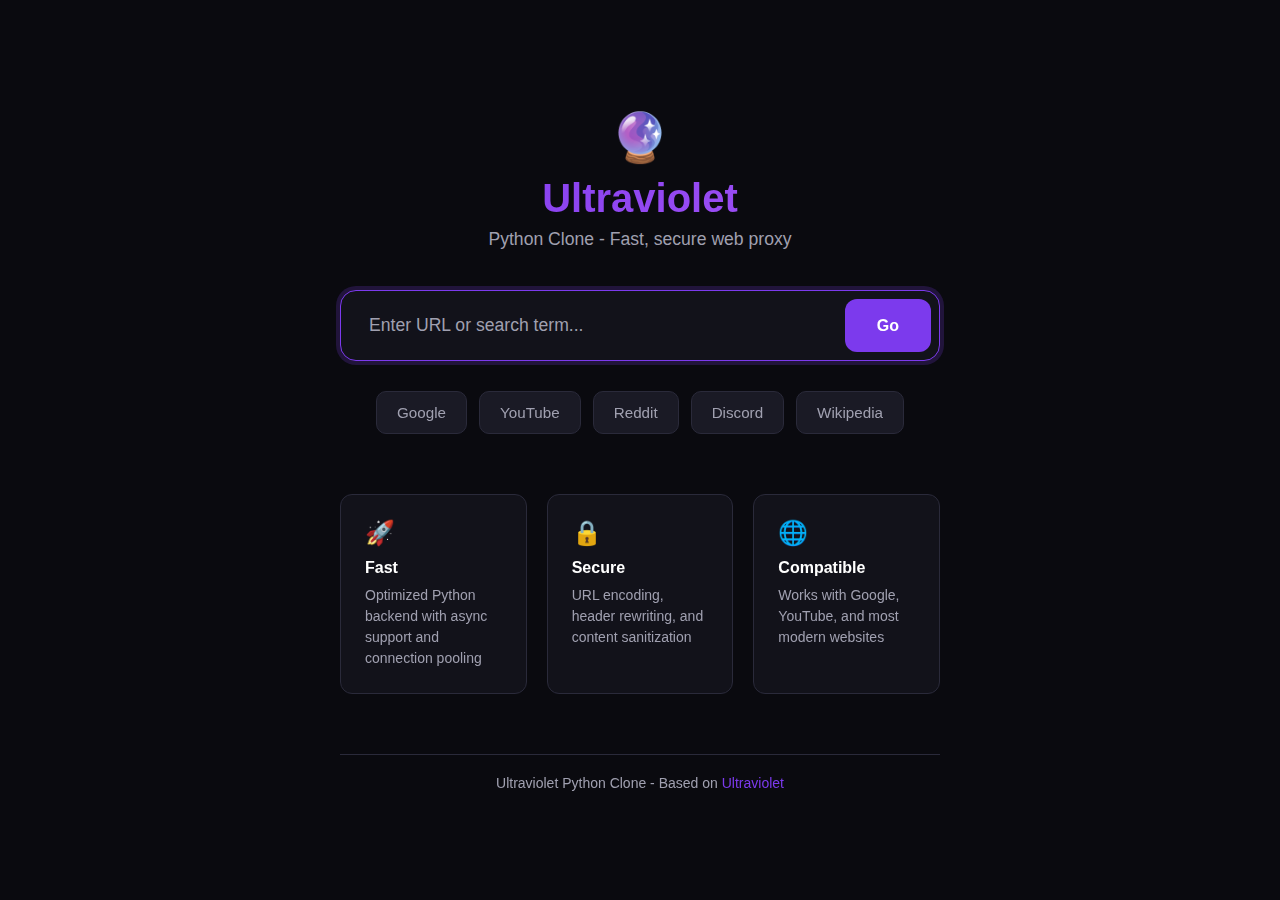
<file: Ultraviolet-exact-clone/templates/index.html>
<!DOCTYPE html>
<html lang="en">
<head>
    <meta charset="UTF-8">
    <meta name="viewport" content="width=device-width, initial-scale=1.0">
    <title>Ultraviolet Python Clone</title>
    <link rel="icon" href="data:image/svg+xml,<svg xmlns='http://www.w3.org/2000/svg' viewBox='0 0 100 100'><text y='.9em' font-size='90'>🌐</text></svg>">
    <style>
        :root {
            --bg-primary: #0a0a0f;
            --bg-secondary: #12121a;
            --bg-tertiary: #1a1a25;
            --accent: #7c3aed;
            --accent-hover: #8b5cf6;
            --text-primary: #ffffff;
            --text-secondary: #a0a0b0;
            --border: #2a2a3a;
            --success: #10b981;
            --error: #ef4444;
        }
        
        * {
            margin: 0;
            padding: 0;
            box-sizing: border-box;
        }
        
        body {
            font-family: -apple-system, BlinkMacSystemFont, 'Segoe UI', Roboto, Oxygen, Ubuntu, sans-serif;
            background: var(--bg-primary);
            color: var(--text-primary);
            min-height: 100vh;
            display: flex;
            flex-direction: column;
            align-items: center;
            justify-content: center;
            padding: 20px;
        }
        
        .container {
            width: 100%;
            max-width: 600px;
            text-align: center;
        }
        
        .logo {
            font-size: 3rem;
            margin-bottom: 10px;
        }
        
        h1 {
            font-size: 2.5rem;
            font-weight: 700;
            margin-bottom: 8px;
            background: linear-gradient(135deg, var(--accent), #a855f7);
            -webkit-background-clip: text;
            -webkit-text-fill-color: transparent;
            background-clip: text;
        }
        
        .subtitle {
            color: var(--text-secondary);
            font-size: 1.1rem;
            margin-bottom: 40px;
        }
        
        .search-container {
            background: var(--bg-secondary);
            border: 1px solid var(--border);
            border-radius: 16px;
            padding: 8px;
            display: flex;
            gap: 8px;
            transition: border-color 0.3s, box-shadow 0.3s;
        }
        
        .search-container:focus-within {
            border-color: var(--accent);
            box-shadow: 0 0 0 4px rgba(124, 58, 237, 0.2);
        }
        
        .search-input {
            flex: 1;
            background: transparent;
            border: none;
            padding: 16px 20px;
            font-size: 1.1rem;
            color: var(--text-primary);
            outline: none;
        }
        
        .search-input::placeholder {
            color: var(--text-secondary);
        }
        
        .search-button {
            background: var(--accent);
            color: white;
            border: none;
            padding: 16px 32px;
            border-radius: 12px;
            font-size: 1rem;
            font-weight: 600;
            cursor: pointer;
            transition: background 0.3s, transform 0.2s;
        }
        
        .search-button:hover {
            background: var(--accent-hover);
            transform: translateY(-1px);
        }
        
        .search-button:active {
            transform: translateY(0);
        }
        
        .quick-links {
            display: flex;
            flex-wrap: wrap;
            gap: 12px;
            justify-content: center;
            margin-top: 30px;
        }
        
        .quick-link {
            background: var(--bg-tertiary);
            border: 1px solid var(--border);
            border-radius: 10px;
            padding: 12px 20px;
            color: var(--text-secondary);
            text-decoration: none;
            font-size: 0.95rem;
            transition: all 0.3s;
            cursor: pointer;
        }
        
        .quick-link:hover {
            background: var(--bg-secondary);
            border-color: var(--accent);
            color: var(--text-primary);
        }
        
        .features {
            display: grid;
            grid-template-columns: repeat(3, 1fr);
            gap: 20px;
            margin-top: 60px;
        }
        
        .feature {
            background: var(--bg-secondary);
            border: 1px solid var(--border);
            border-radius: 12px;
            padding: 24px;
            text-align: left;
        }
        
        .feature-icon {
            font-size: 1.5rem;
            margin-bottom: 12px;
        }
        
        .feature h3 {
            font-size: 1rem;
            font-weight: 600;
            margin-bottom: 8px;
        }
        
        .feature p {
            font-size: 0.875rem;
            color: var(--text-secondary);
            line-height: 1.5;
        }
        
        .status {
            margin-top: 30px;
            padding: 12px 24px;
            background: var(--bg-tertiary);
            border-radius: 8px;
            font-size: 0.875rem;
            color: var(--text-secondary);
        }
        
        .status.success {
            color: var(--success);
            border: 1px solid var(--success);
        }
        
        .status.error {
            color: var(--error);
            border: 1px solid var(--error);
        }
        
        .loading {
            display: none;
            margin-top: 20px;
        }
        
        .loading.active {
            display: block;
        }
        
        .spinner {
            width: 40px;
            height: 40px;
            border: 3px solid var(--border);
            border-top-color: var(--accent);
            border-radius: 50%;
            animation: spin 1s linear infinite;
            margin: 0 auto;
        }
        
        @keyframes spin {
            to { transform: rotate(360deg); }
        }
        
        footer {
            margin-top: 60px;
            padding-top: 20px;
            border-top: 1px solid var(--border);
            color: var(--text-secondary);
            font-size: 0.875rem;
        }
        
        footer a {
            color: var(--accent);
            text-decoration: none;
        }
        
        footer a:hover {
            text-decoration: underline;
        }
        
        @media (max-width: 640px) {
            .features {
                grid-template-columns: 1fr;
            }
            
            .search-container {
                flex-direction: column;
            }
            
            .search-button {
                width: 100%;
            }
        }
        
    </style>
</head>
<body>
    <div class="container" id="main-container">
        <div class="logo">🔮</div>
        <h1>Ultraviolet</h1>
        <p class="subtitle">Python Clone - Fast, secure web proxy</p>
        
        <form id="proxy-form" class="search-container">
            <input 
                type="text" 
                class="search-input" 
                id="url-input"
                placeholder="Enter URL or search term..."
                autocomplete="off"
                autofocus
            >
            <button type="submit" class="search-button">Go</button>
        </form>
        
        <div class="quick-links">
            <a class="quick-link" data-url="https://www.google.com">Google</a>
            <a class="quick-link" data-url="https://www.youtube.com">YouTube</a>
            <a class="quick-link" data-url="https://www.reddit.com">Reddit</a>
            <a class="quick-link" data-url="https://discord.com">Discord</a>
            <a class="quick-link" data-url="https://www.wikipedia.org">Wikipedia</a>
        </div>
        
        <div class="loading" id="loading">
            <div class="spinner"></div>
            <p style="margin-top: 10px; color: var(--text-secondary);">Loading...</p>
        </div>
        
        <div id="status" class="status" style="display: none;"></div>
        
        <div class="features">
            <div class="feature">
                <div class="feature-icon">🚀</div>
                <h3>Fast</h3>
                <p>Optimized Python backend with async support and connection pooling</p>
            </div>
            <div class="feature">
                <div class="feature-icon">🔒</div>
                <h3>Secure</h3>
                <p>URL encoding, header rewriting, and content sanitization</p>
            </div>
            <div class="feature">
                <div class="feature-icon">🌐</div>
                <h3>Compatible</h3>
                <p>Works with Google, YouTube, and most modern websites</p>
            </div>
        </div>
        
        <footer>
            <p>Ultraviolet Python Clone - Based on <a href="https://github.com/titaniumnetwork-dev/Ultraviolet" target="_blank">Ultraviolet</a></p>
        </footer>
    </div>
    

    
    <script>
        // Configuration
        const CONFIG = {
            prefix: '/service/',
            codec: 'xor'
        };
        
        // XOR Codec (matches Python implementation)
        const xor = {
            encode(str) {
                if (!str) return str;
                let result = '';
                for (let i = 0; i < str.length; i++) {
                    result += i % 2 ? String.fromCharCode(str.charCodeAt(i) ^ 2) : str[i];
                }
                return encodeURIComponent(result);
            },
            decode(str) {
                if (!str) return str;
                str = decodeURIComponent(str);
                let result = '';
                for (let i = 0; i < str.length; i++) {
                    result += i % 2 ? String.fromCharCode(str.charCodeAt(i) ^ 2) : str[i];
                }
                return result;
            }
        };
        
        // URL validation and normalization
        function normalizeUrl(input) {
            input = input.trim();
            
            // If it looks like a URL
            if (input.includes('.') && !input.includes(' ')) {
                if (!input.startsWith('http://') && !input.startsWith('https://')) {
                    input = 'https://' + input;
                }
                try {
                    new URL(input);
                    return input;
                } catch (e) {}
            }
            
            // Treat as search query
            return 'https://www.google.com/search?q=' + encodeURIComponent(input);
        }
        
        // Generate proxy URL
        function getProxyUrl(url) {
            const normalized = normalizeUrl(url);
            return CONFIG.prefix + xor.encode(normalized);
        }
        
        // DOM Elements
        const form = document.getElementById('proxy-form');
        const input = document.getElementById('url-input');
        const loading = document.getElementById('loading');
        const status = document.getElementById('status');
        
        // Show status message
        function showStatus(message, type = '') {
            status.textContent = message;
            status.className = 'status ' + type;
            status.style.display = 'block';
            setTimeout(() => {
                status.style.display = 'none';
            }, 5000);
        }
        
        // Navigate to proxy URL (opens in new tab)
        function navigateToProxy(url) {
            const proxyUrl = getProxyUrl(url);
            window.open(proxyUrl, '_blank');
        }
        
        // Form submission
        form.addEventListener('submit', (e) => {
            e.preventDefault();
            const url = input.value.trim();
            if (url) {
                navigateToProxy(url);
            }
        });
        
        // Quick links
        document.querySelectorAll('.quick-link').forEach(link => {
            link.addEventListener('click', () => {
                const url = link.dataset.url;
                if (url) {
                    input.value = url;
                    navigateToProxy(url);
                }
            });
        });
        
        // Keyboard shortcuts
        document.addEventListener('keydown', (e) => {
            // Ctrl+L to focus URL bar
            if (e.ctrlKey && e.key === 'l') {
                e.preventDefault();
                input.focus();
                input.select();
            }
        });
    </script>
</body>
</html>
</file>
